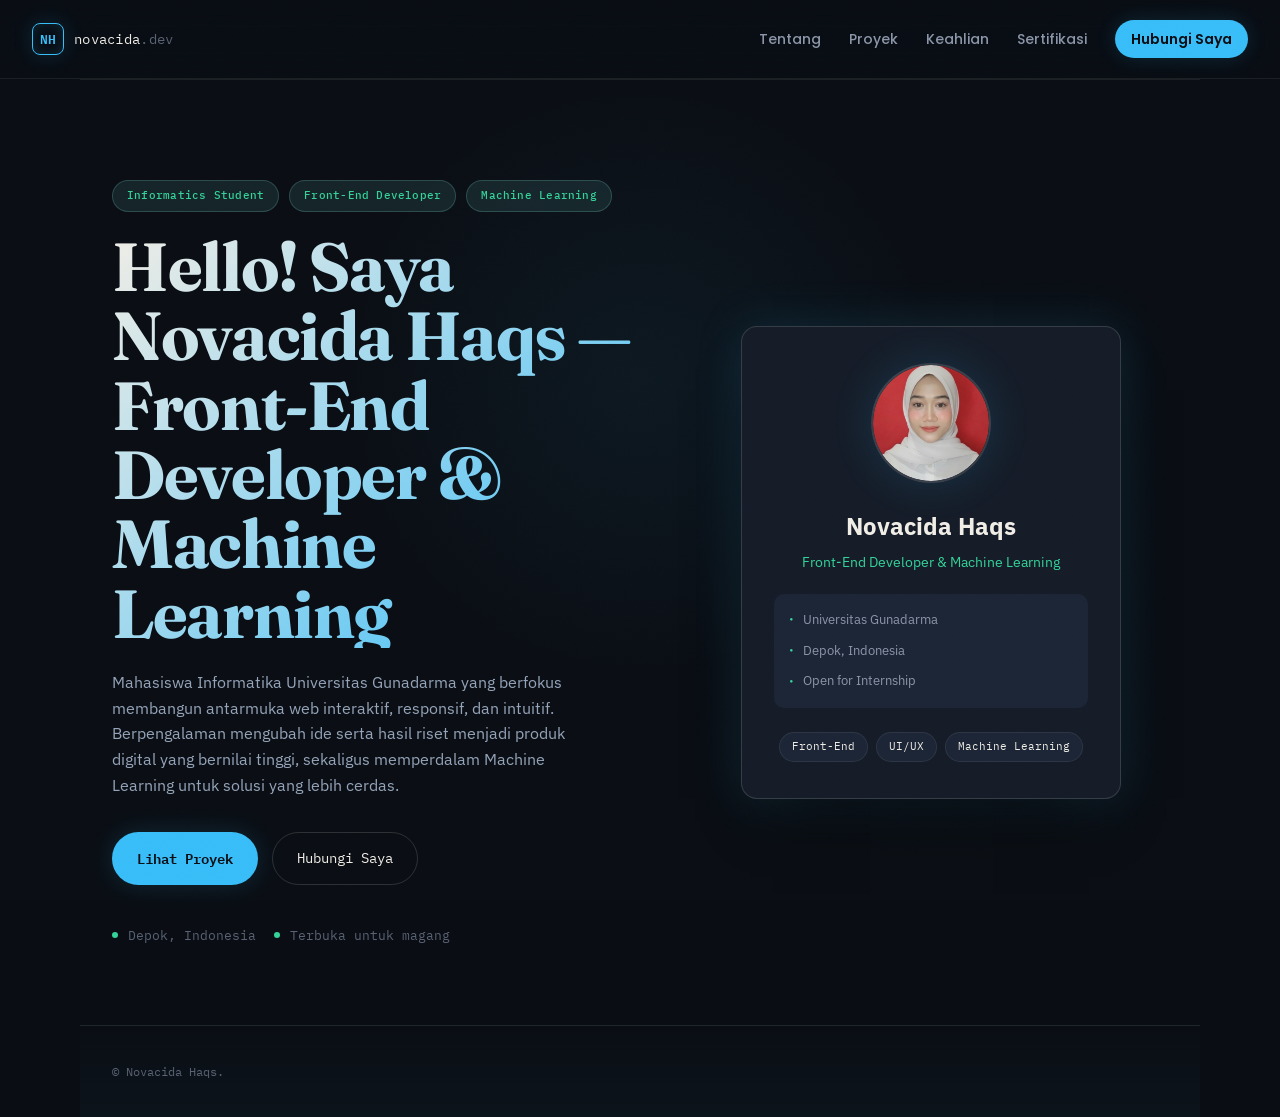
<file: index.html>
<!DOCTYPE html>
<html lang="id">
<head>
<meta charset="UTF-8">
<meta name="viewport" content="width=device-width, initial-scale=1.0">
<title>Novacida Haqs — Front-End Developer &amp; Machine Learning</title>
<meta name="description" content="Portofolio Novacida Haqs, mahasiswa Teknik Informatika Universitas Gunadarma yang fokus pada pengembangan front-end dan web development.">
<link rel="preconnect" href="https://fonts.googleapis.com">
<link rel="preconnect" href="https://fonts.gstatic.com" crossorigin>
  <link href="https://fonts.googleapis.com/css2?family=Fraunces:ital,opsz,wght@0,9..144,400;0,9..144,600;0,9..144,700;0,9..144,900;1,9..144,500&family=IBM+Plex+Mono:wght@400;500;600&family=IBM+Plex+Sans:wght@400;500;600&family=Poppins:wght@400;500;600&display=swap" rel="stylesheet">
<link rel="stylesheet" href="styles.css">
</head>
<body>

<div class="noise" aria-hidden="true"></div>

<header class="site-header" id="top">
  <a class="brand" href="index.html">
    <span class="brand-mark">NH</span>
    <span class="brand-name">novacida<span class="dim">.dev</span></span>
  </a>
  <nav class="site-nav" aria-label="Navigasi utama">
    <a href="tentang.html">Tentang</a>
    <a href="proyek.html">Proyek</a>
    <a href="keahlian.html">Keahlian</a>
    <a href="sertifikasi.html">Sertifikasi</a>
    <a href="kontak.html" class="nav-cta">Hubungi Saya</a>
  </nav>
  <button class="nav-toggle" id="navToggle" aria-label="Buka menu" aria-expanded="false">
    <span></span><span></span><span></span>
  </button>
</header>

<main>

  <!-- HERO -->
  <section class="hero" id="hero">
    <div class="hero-text">
      <div class="hero-badges">
        <span class="badge">Informatics Student</span>
        <span class="badge">Front-End Developer</span>
        <span class="badge">Machine Learning</span>
      </div>
      <h1 class="hero-title">
        <span class="highlight">Hello!</span> Saya Novacida Haqs — Front-End Developer & Machine Learning
      </h1>
      <p class="hero-desc">
        Mahasiswa Informatika Universitas Gunadarma yang berfokus membangun antarmuka web
        interaktif, responsif, dan intuitif. Berpengalaman mengubah ide serta hasil riset
        menjadi produk digital yang bernilai tinggi, sekaligus memperdalam Machine Learning
        untuk solusi yang lebih cerdas.
      </p>
      <div class="hero-actions">
        <a href="proyek.html" class="btn btn-primary">Lihat Proyek</a>
        <a href="kontak.html" class="btn btn-ghost">Hubungi Saya</a>
      </div>
      <ul class="hero-meta">
        <li>Depok, Indonesia</li>
        <li>Terbuka untuk magang</li>
      </ul>
    </div>

    <div class="hero-profile">
      <div class="profile-card">
        <div class="profile-avatar">
          <img src="Nova.jpg" alt="Novacida Haqs" class="avatar-img">
        </div>
        <div class="profile-info">
          <h2 class="profile-name">Novacida Haqs</h2>
          <p class="profile-role">Front-End Developer & Machine Learning</p>
          <div class="profile-details">
            <div class="detail-item">
              <span class="detail-icon">&#9679;</span>
              <span>Universitas Gunadarma</span>
            </div>
            <div class="detail-item">
              <span class="detail-icon">&#9679;</span>
              <span>Depok, Indonesia</span>
            </div>
            <div class="detail-item">
              <span class="detail-icon">&#9679;</span>
              <span>Open for Internship</span>
            </div>
          </div>
          <div class="profile-tags">
            <span class="tag">Front-End</span>
            <span class="tag">UI/UX</span>
            <span class="tag">Machine Learning</span>
          </div>
        </div>
      </div>
    </div>
  </section>

</main>

<footer class="site-footer">
  <span>© Novacida Haqs.</span>
</footer>

<script src="script.js"></script>
</body>
</html>
</file>
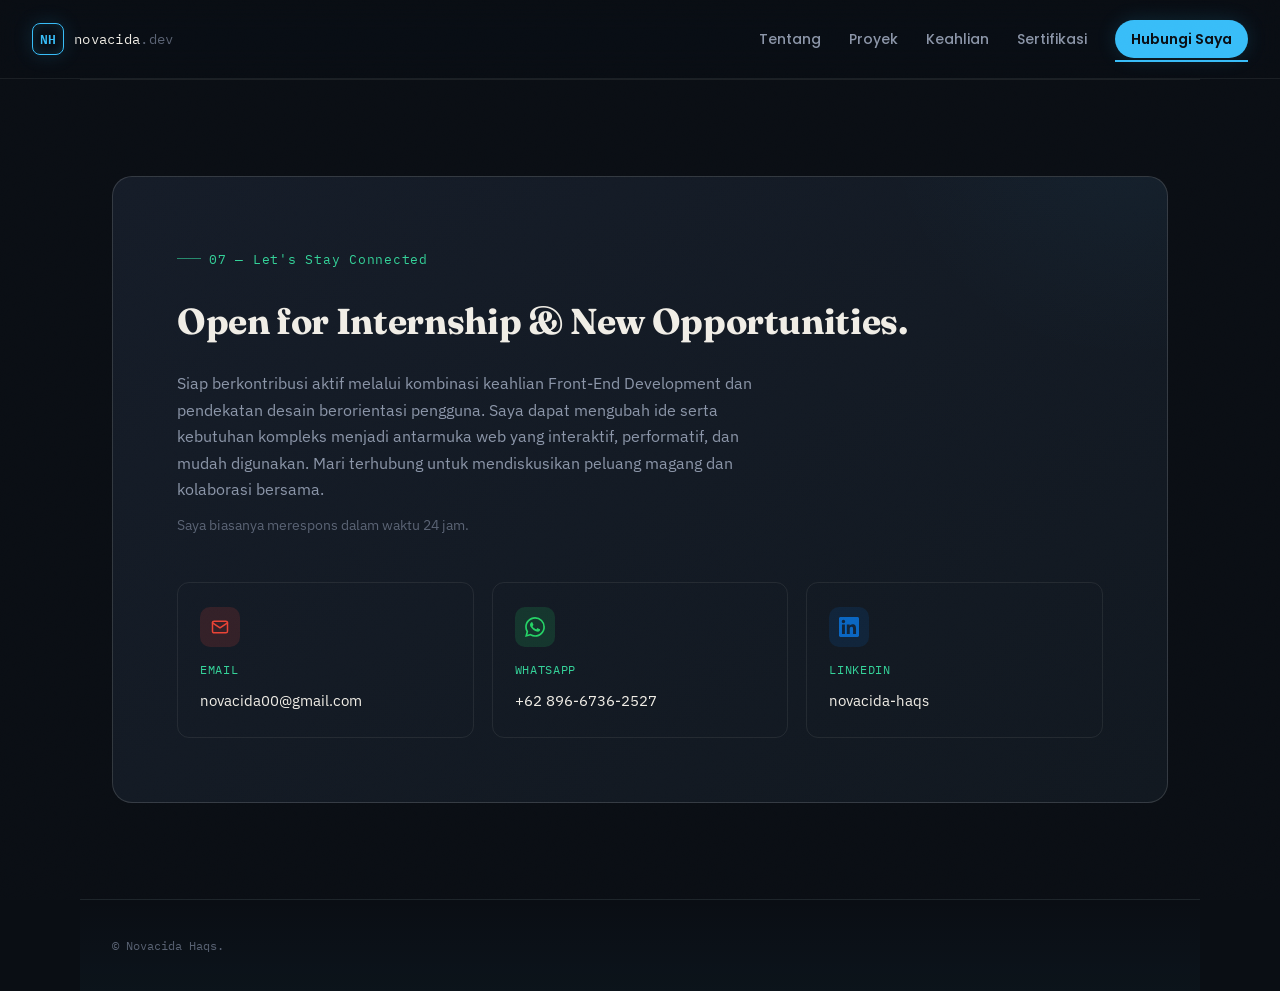
<file: kontak.html>
<!DOCTYPE html>
<html lang="id">
<head>
<meta charset="UTF-8">
<meta name="viewport" content="width=device-width, initial-scale=1.0">
<title>Hubungi — Novacida Haqs</title>
<meta name="description" content="Hubungi Novacida Haqs, mahasiswa Teknik Informatika Universitas Gunadarma.">
<link rel="preconnect" href="https://fonts.googleapis.com">
<link rel="preconnect" href="https://fonts.gstatic.com" crossorigin>
  <link href="https://fonts.googleapis.com/css2?family=Fraunces:ital,opsz,wght@0,9..144,400;0,9..144,600;0,9..144,700;0,9..144,900;1,9..144,500&family=IBM+Plex+Mono:wght@400;500;600&family=IBM+Plex+Sans:wght@400;500;600&family=Poppins:wght@400;500;600&display=swap" rel="stylesheet">
<link rel="stylesheet" href="styles.css">
</head>
<body>

<div class="noise" aria-hidden="true"></div>

<header class="site-header" id="top">
  <a class="brand" href="index.html">
    <span class="brand-mark">NH</span>
    <span class="brand-name">novacida<span class="dim">.dev</span></span>
  </a>
  <nav class="site-nav" aria-label="Navigasi utama">
    <a href="tentang.html">Tentang</a>
    <a href="proyek.html">Proyek</a>
    <a href="keahlian.html">Keahlian</a>
    <a href="sertifikasi.html">Sertifikasi</a>
    <a href="kontak.html" class="nav-cta active">Hubungi Saya</a>
  </nav>
  <button class="nav-toggle" id="navToggle" aria-label="Buka menu" aria-expanded="false">
    <span></span><span></span><span></span>
  </button>
</header>

<main>

  <!-- KONTAK -->
  <section class="contact page-section" id="kontak">
    <div class="contact-card">
      <p class="eyebrow-sm">07 — Let's Stay Connected</p>
      <h2>Open for Internship &amp; New Opportunities.</h2>
      <p class="contact-desc">
        Siap berkontribusi aktif melalui kombinasi keahlian Front-End Development dan
        pendekatan desain berorientasi pengguna. Saya dapat mengubah ide serta kebutuhan
        kompleks menjadi antarmuka web yang interaktif, performatif, dan mudah digunakan.
        Mari terhubung untuk mendiskusikan peluang magang dan kolaborasi bersama.
      </p>
      <p class="contact-desc" style="margin-top: 12px; font-size: 14px; color: var(--muted-2);">
        Saya biasanya merespons dalam waktu 24 jam.
      </p>
      <div class="contact-links">
        <a href="mailto:novacida00@gmail.com" class="contact-link">
          <span class="contact-icon">
            <svg viewBox="0 0 24 24" fill="none" stroke="currentColor" stroke-width="1.8" stroke-linecap="round" stroke-linejoin="round"><rect x="3" y="5" width="18" height="14" rx="2"/><path d="m3 7 9 6 9-6"/></svg>
          </span>
          <span class="contact-label">Email</span>
          <span class="contact-value">novacida00@gmail.com</span>
        </a>
        <a href="https://wa.me/6289667362527" target="_blank" rel="noopener" class="contact-link">
          <span class="contact-icon">
            <svg viewBox="0 0 24 24" fill="currentColor"><path d="M17.472 14.382c-.297-.149-1.758-.867-2.03-.967-.273-.099-.471-.148-.67.15-.197.297-.767.966-.94 1.164-.173.199-.347.223-.644.075-.297-.15-1.255-.463-2.39-1.475-.883-.788-1.48-1.761-1.653-2.059-.173-.297-.018-.458.13-.606.134-.133.298-.347.446-.52.149-.174.198-.298.298-.497.099-.198.05-.371-.025-.52-.075-.149-.669-1.612-.916-2.207-.242-.579-.487-.5-.669-.51-.173-.008-.371-.01-.57-.01-.198 0-.52.074-.792.372-.272.297-1.04 1.016-1.04 2.479 0 1.462 1.065 2.875 1.213 3.074.149.198 2.096 3.2 5.077 4.487.709.306 1.262.489 1.694.625.712.227 1.36.195 1.871.118.571-.085 1.758-.719 2.006-1.413.248-.694.248-1.289.173-1.413-.074-.124-.272-.198-.57-.347m-5.421 7.403h-.004a9.87 9.87 0 01-5.031-1.378l-.361-.214-3.741.982.998-3.648-.235-.374a9.86 9.86 0 01-1.51-5.26c.001-5.45 4.436-9.884 9.888-9.884 2.64 0 5.122 1.03 6.988 2.898a9.825 9.825 0 012.893 6.994c-.003 5.45-4.437 9.884-9.885 9.884m8.413-18.297A11.815 11.815 0 0012.05 0C5.495 0 .16 5.335.157 11.892c0 2.096.547 4.142 1.588 5.945L.057 24l6.305-1.654a11.882 11.882 0 005.683 1.448h.005c6.554 0 11.89-5.335 11.893-11.893a11.821 11.821 0 00-3.48-8.413z"/></svg>
          </span>
          <span class="contact-label">WhatsApp</span>
          <span class="contact-value">+62 896-6736-2527</span>
        </a>
        <a href="https://www.linkedin.com/in/novacida-haqs-314342317/" target="_blank" rel="noopener" class="contact-link">
          <span class="contact-icon">
            <svg viewBox="0 0 24 24" fill="currentColor"><path d="M20.447 20.452h-3.554v-5.569c0-1.328-.027-3.037-1.852-3.037-1.853 0-2.136 1.445-2.136 2.939v5.667H9.351V9h3.414v1.561h.046c.477-.9 1.637-1.85 3.37-1.85 3.601 0 4.267 2.37 4.267 5.455v6.286zM5.337 7.433c-1.144 0-2.063-.926-2.063-2.065 0-1.138.92-2.063 2.063-2.063 1.14 0 2.064.925 2.064 2.063 0 1.139-.925 2.065-2.064 2.065zm1.782 13.019H3.555V9h3.564v11.452zM22.225 0H1.771C.792 0 0 .774 0 1.729v20.542C0 23.227.792 24 1.771 24h20.451C23.2 24 24 23.227 24 22.271V1.729C24 .774 23.2 0 22.222 0h.003z"/></svg>
          </span>
          <span class="contact-label">LinkedIn</span>
          <span class="contact-value">novacida-haqs</span>
        </a>
      </div>
    </div>
  </section>

</main>

<footer class="site-footer">
  <span>© Novacida Haqs.</span>
</footer>

<script src="script.js"></script>
</body>
</html>
</file>
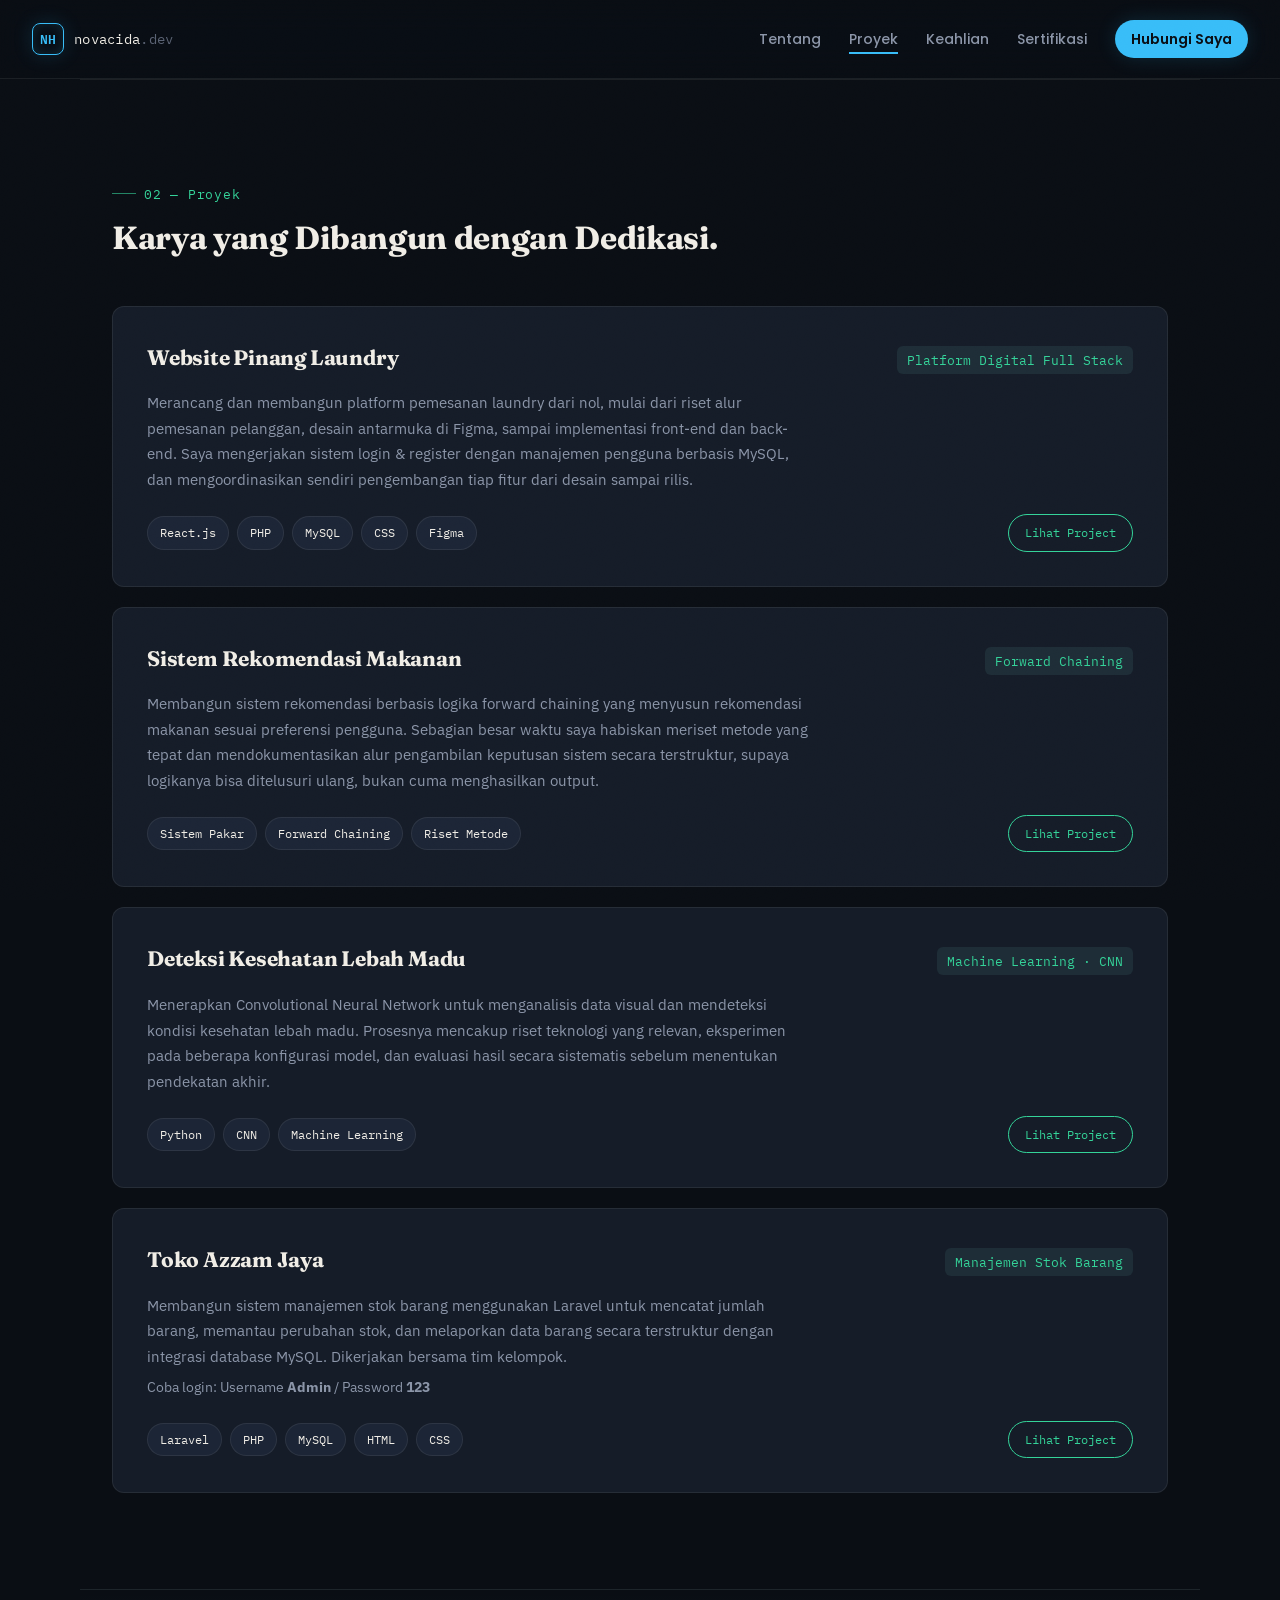
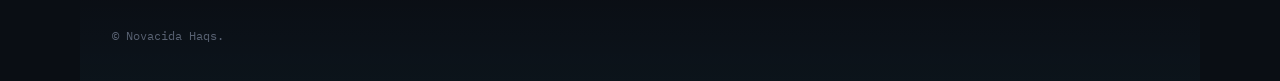
<file: proyek.html>
<!DOCTYPE html>
<html lang="id">
<head>
<meta charset="UTF-8">
<meta name="viewport" content="width=device-width, initial-scale=1.0">
<title>Proyek — Novacida Haqs</title>
<meta name="description" content="Proyek Novacida Haqs, pengembang front-end dan web developer.">
<link rel="preconnect" href="https://fonts.googleapis.com">
<link rel="preconnect" href="https://fonts.gstatic.com" crossorigin>
  <link href="https://fonts.googleapis.com/css2?family=Fraunces:ital,opsz,wght@0,9..144,400;0,9..144,600;0,9..144,700;0,9..144,900;1,9..144,500&family=IBM+Plex+Mono:wght@400;500;600&family=IBM+Plex+Sans:wght@400;500;600&family=Poppins:wght@400;500;600&display=swap" rel="stylesheet">
<link rel="stylesheet" href="styles.css">
</head>
<body>

<div class="noise" aria-hidden="true"></div>

<header class="site-header" id="top">
  <a class="brand" href="index.html">
    <span class="brand-mark">NH</span>
    <span class="brand-name">novacida<span class="dim">.dev</span></span>
  </a>
  <nav class="site-nav" aria-label="Navigasi utama">
    <a href="tentang.html">Tentang</a>
    <a href="proyek.html" class="active">Proyek</a>
    <a href="keahlian.html">Keahlian</a>
    <a href="sertifikasi.html">Sertifikasi</a>
    <a href="kontak.html" class="nav-cta">Hubungi Saya</a>
  </nav>
  <button class="nav-toggle" id="navToggle" aria-label="Buka menu" aria-expanded="false">
    <span></span><span></span><span></span>
  </button>
</header>

<main>

  <!-- PROYEK -->
  <section class="projects page-section" id="proyek">
    <div class="section-head">
      <p class="eyebrow-sm">02 — Proyek</p>
      <h2>Karya yang Dibangun dengan Dedikasi.</h2>
    </div>

    <div class="project-list">

      <article class="project-card">
        <div class="project-top">
          <h3>Website Pinang Laundry</h3>
          <span class="project-type">Platform Digital Full Stack</span>
        </div>
        <p class="project-desc">
          Merancang dan membangun platform pemesanan laundry dari nol, mulai dari riset alur
          pemesanan pelanggan, desain antarmuka di Figma, sampai implementasi front-end dan
          back-end. Saya mengerjakan sistem login &amp; register dengan manajemen pengguna
          berbasis MySQL, dan mengoordinasikan sendiri pengembangan tiap fitur dari desain
          sampai rilis.
        </p>
        <div class="project-bottom">
          <ul class="project-tags">
            <li>React.js</li><li>PHP</li><li>MySQL</li><li>CSS</li><li>Figma</li>
          </ul>
          <a href="https://pinang-laundry-v2.vercel.app/" class="project-btn" target="_blank" rel="noopener">Lihat Project</a>
        </div>
      </article>

      <article class="project-card">
        <div class="project-top">
          <h3>Sistem Rekomendasi Makanan</h3>
          <span class="project-type">Forward Chaining</span>
        </div>
        <p class="project-desc">
          Membangun sistem rekomendasi berbasis logika forward chaining yang menyusun rekomendasi
          makanan sesuai preferensi pengguna. Sebagian besar waktu saya habiskan meriset metode
          yang tepat dan mendokumentasikan alur pengambilan keputusan sistem secara terstruktur,
          supaya logikanya bisa ditelusuri ulang, bukan cuma menghasilkan output.
        </p>
        <div class="project-bottom">
          <ul class="project-tags">
            <li>Sistem Pakar</li><li>Forward Chaining</li><li>Riset Metode</li>
          </ul>
          <a href="https://rekomendasi-makanan-indonesia.vercel.app/" class="project-btn" target="_blank" rel="noopener">Lihat Project</a>
        </div>
      </article>

      <article class="project-card">
        <div class="project-top">
          <h3>Deteksi Kesehatan Lebah Madu</h3>
          <span class="project-type">Machine Learning · CNN</span>
        </div>
        <p class="project-desc">
          Menerapkan Convolutional Neural Network untuk menganalisis data visual dan mendeteksi
          kondisi kesehatan lebah madu. Prosesnya mencakup riset teknologi yang relevan,
          eksperimen pada beberapa konfigurasi model, dan evaluasi hasil secara sistematis
          sebelum menentukan pendekatan akhir.
        </p>
        <div class="project-bottom">
          <ul class="project-tags">
            <li>Python</li><li>CNN</li><li>Machine Learning</li>
          </ul>
          <a href="https://bee-health-detection.vercel.app/" class="project-btn" target="_blank" rel="noopener">Lihat Project</a>
        </div>
      </article>

      <article class="project-card">
        <div class="project-top">
          <h3>Toko Azzam Jaya</h3>
          <span class="project-type">Manajemen Stok Barang</span>
        </div>
        <p class="project-desc">
          Membangun sistem manajemen stok barang menggunakan Laravel untuk mencatat
          jumlah barang, memantau perubahan stok, dan melaporkan data barang secara terstruktur
          dengan integrasi database MySQL. Dikerjakan bersama tim kelompok.
        </p>
        <p class="project-login" style="margin-top:0.5rem; font-size:0.85rem; color:var(--muted);">
          Coba login: Username <strong>Admin</strong> / Password <strong>123</strong>
        </p>
        <div class="project-bottom">
          <ul class="project-tags">
            <li>Laravel</li><li>PHP</li><li>MySQL</li><li>HTML</li><li>CSS</li>
          </ul>
          <a href="https://azzam-jaya.great-site.net/" class="project-btn" target="_blank" rel="noopener">Lihat Project</a>
        </div>
      </article>

    </div>
  </section>

</main>

<footer class="site-footer">
  <span>© Novacida Haqs.</span>
</footer>

<script src="script.js"></script>
</body>
</html>
</file>
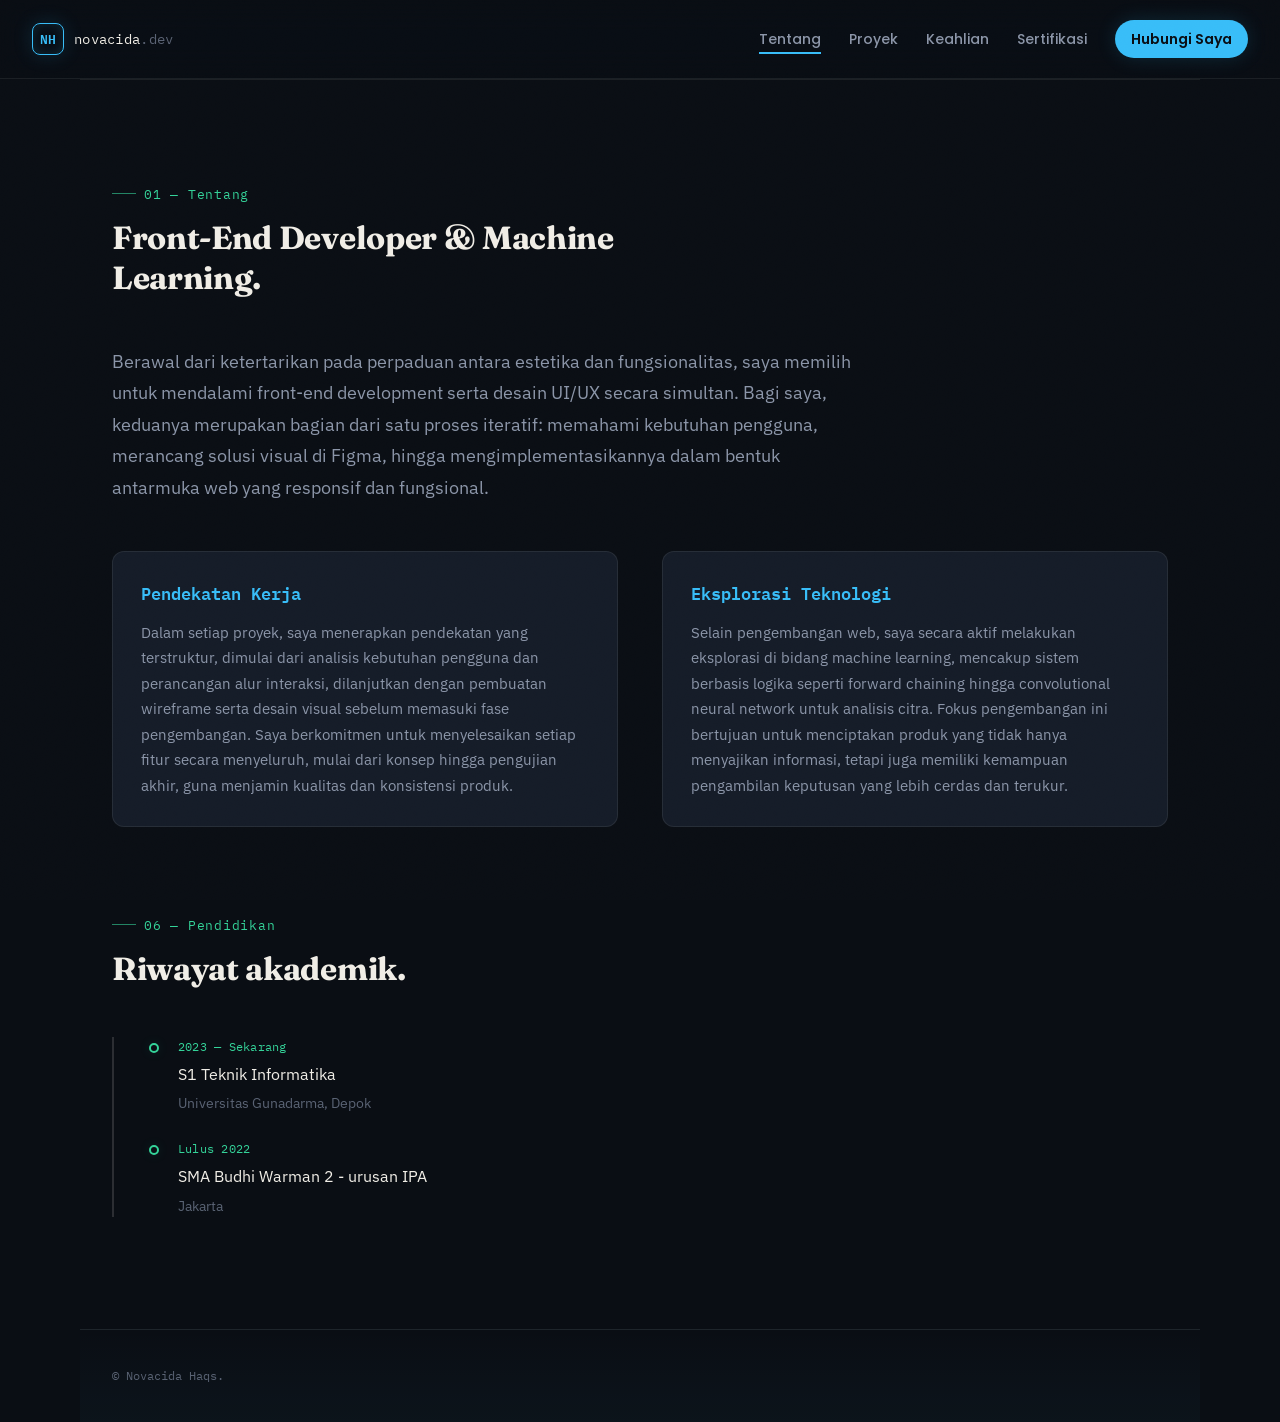
<file: tentang.html>
<!DOCTYPE html>
<html lang="id">
<head>
<meta charset="UTF-8">
<meta name="viewport" content="width=device-width, initial-scale=1.0">
<title>Tentang — Novacida Haqs</title>
<meta name="description" content="Tentang Novacida Haqs, mahasiswa Teknik Informatika Universitas Gunadarma.">
<link rel="preconnect" href="https://fonts.googleapis.com">
<link rel="preconnect" href="https://fonts.gstatic.com" crossorigin>
  <link href="https://fonts.googleapis.com/css2?family=Fraunces:ital,opsz,wght@0,9..144,400;0,9..144,600;0,9..144,700;0,9..144,900;1,9..144,500&family=IBM+Plex+Mono:wght@400;500;600&family=IBM+Plex+Sans:wght@400;500;600&family=Poppins:wght@400;500;600&display=swap" rel="stylesheet">
<link rel="stylesheet" href="styles.css">
</head>
<body>

<div class="noise" aria-hidden="true"></div>

<header class="site-header" id="top">
  <a class="brand" href="index.html">
    <span class="brand-mark">NH</span>
    <span class="brand-name">novacida<span class="dim">.dev</span></span>
  </a>
  <nav class="site-nav" aria-label="Navigasi utama">
    <a href="tentang.html" class="active">Tentang</a>
    <a href="proyek.html">Proyek</a>
    <a href="keahlian.html">Keahlian</a>
    <a href="sertifikasi.html">Sertifikasi</a>
    <a href="kontak.html" class="nav-cta">Hubungi Saya</a>
  </nav>
  <button class="nav-toggle" id="navToggle" aria-label="Buka menu" aria-expanded="false">
    <span></span><span></span><span></span>
  </button>
</header>

<main>

  <!-- TENTANG -->
  <section class="about page-section" id="tentang">
    <div class="section-head">
      <p class="eyebrow-sm">01 — Tentang</p>
      <h2>Front-End Developer &amp; Machine Learning.</h2>
    </div>
    <div class="about-grid">
      <p class="about-lead">
        Berawal dari ketertarikan pada perpaduan antara estetika dan fungsionalitas, saya memilih
        untuk mendalami front-end development serta desain UI/UX secara simultan. Bagi saya,
        keduanya merupakan bagian dari satu proses iteratif: memahami kebutuhan pengguna,
        merancang solusi visual di Figma, hingga mengimplementasikannya dalam bentuk antarmuka
        web yang responsif dan fungsional.
      </p>
      <div class="about-columns">
        <div class="about-col">
          <h3>Pendekatan Kerja</h3>
          <p>Dalam setiap proyek, saya menerapkan pendekatan yang terstruktur, dimulai dari analisis
          kebutuhan pengguna dan perancangan alur interaksi, dilanjutkan dengan pembuatan wireframe
          serta desain visual sebelum memasuki fase pengembangan. Saya berkomitmen untuk
          menyelesaikan setiap fitur secara menyeluruh, mulai dari konsep hingga pengujian akhir,
          guna menjamin kualitas dan konsistensi produk.</p>
        </div>
        <div class="about-col">
          <h3>Eksplorasi Teknologi</h3>
          <p>Selain pengembangan web, saya secara aktif melakukan eksplorasi di bidang machine learning,
          mencakup sistem berbasis logika seperti forward chaining hingga convolutional neural network
          untuk analisis citra. Fokus pengembangan ini bertujuan untuk menciptakan produk yang tidak
          hanya menyajikan informasi, tetapi juga memiliki kemampuan pengambilan keputusan yang
          lebih cerdas dan terukur.</p>
        </div>
      </div>
    </div>

    <!-- PENDIDIKAN -->
    <div style="margin-top: 5rem;">
      <div class="section-head">
        <p class="eyebrow-sm">06 — Pendidikan</p>
        <h2>Riwayat akademik.</h2>
      </div>
      <ol class="timeline">
        <li>
          <span class="timeline-year">2023 — Sekarang</span>
          <span class="timeline-title">S1 Teknik Informatika</span>
          <span class="timeline-place">Universitas Gunadarma, Depok</span>
        </li>
        <li>
          <span class="timeline-year">Lulus 2022</span>
          <span class="timeline-title">SMA Budhi Warman 2 - urusan IPA</span>
          <span class="timeline-place">Jakarta</span>
        </li>
      </ol>
    </div>
  </section>

</main>

<footer class="site-footer">
  <span>© Novacida Haqs.</span>
</footer>

<script src="script.js"></script>
</body>
</html>
</file>
<file: styles.css>
/* =========================================================
   Novacida Haqs — Portfolio
   Design tokens
========================================================= */
:root{
  --bg: #0a0e14;
  --bg-soft: #111820;
  --surface: #151c28;
  --surface-2: #1c2536;
  --ink: #f0ede6;
  --muted: #8b95a8;
  --muted-2: #5a6374;
  --accent: #38BDF8;
  --accent-ink: #0a0e14;
  --accent-2: #34D399;
  --line: rgba(240,237,230,0.08);
  --line-strong: rgba(240,237,230,0.15);
  --glow: rgba(56,189,248,0.15);
  --glow-2: rgba(52,211,153,0.12);

  --font-display: "Fraunces", serif;
  --font-body: "IBM Plex Sans", sans-serif;
  --font-mono: "IBM Plex Mono", monospace;

  --maxw: 1120px;
  --radius: 12px;
  --transition: 0.3s cubic-bezier(0.4, 0, 0.2, 1);
}

*, *::before, *::after{ box-sizing: border-box; }
html{ scroll-behavior: smooth; }

body{
  margin: 0;
  background: var(--bg);
  color: var(--ink);
  font-family: var(--font-body);
  font-size: 16px;
  line-height: 1.6;
  -webkit-font-smoothing: antialiased;
  overflow-x: hidden;
}

a{ color: inherit; text-decoration: none; }
ul{ list-style: none; margin: 0; padding: 0; }
h1,h2,h3{ font-family: var(--font-display); font-weight: 700; margin: 0; }
p{ margin: 0; }

img, svg{ display:block; max-width:100%; }

::selection{ background: var(--accent); color: var(--accent-ink); }

:focus-visible{
  outline: 2px solid var(--accent);
  outline-offset: 3px;
  border-radius: 4px;
}

/* Subtle grain to keep the dark surface from feeling flat/AI-default */
.noise{
  position: fixed;
  inset: 0;
  pointer-events: none;
  z-index: 999;
  opacity: 0.035;
  mix-blend-mode: overlay;
  background-image: url("data:image/svg+xml,%3Csvg xmlns='http://www.w3.org/2000/svg' width='120' height='120'%3E%3Cfilter id='n'%3E%3CfeTurbulence type='fractalNoise' baseFrequency='0.9' numOctaves='2' stitchTiles='stitch'/%3E%3C/filter%3E%3Crect width='100%25' height='100%25' filter='url(%23n)'/%3E%3C/svg%3E");
}

.container{
  max-width: var(--maxw);
  margin: 0 auto;
  padding: 0 32px;
}

/* =========================================================
   Header
========================================================= */
.site-header{
  position: sticky;
  top: 0;
  z-index: 50;
  display: flex;
  align-items: center;
  justify-content: space-between;
  padding: 20px 32px;
  background: rgba(10,14,20,0.88);
  backdrop-filter: blur(16px) saturate(180%);
  border-bottom: 1px solid var(--line);
  transition: background var(--transition);
}

.site-header::before{
  content: "";
  position: absolute;
  inset: 0;
  background: linear-gradient(90deg, transparent 0%, var(--glow) 50%, transparent 100%);
  opacity: 0;
  transition: opacity var(--transition);
  pointer-events: none;
}

.site-header:hover::before{
  opacity: 0.3;
}

.brand{
  display: flex;
  align-items: center;
  gap: 10px;
  font-family: var(--font-mono);
  font-size: 14px;
  letter-spacing: 0.02em;
}
.brand-mark{
  width: 32px; height: 32px;
  display: grid; place-items: center;
  border: 1px solid var(--accent);
  border-radius: 8px;
  font-weight: 600;
  color: var(--accent);
  font-size: 13px;
  box-shadow: 0 0 20px var(--glow), inset 0 0 12px var(--glow);
  transition: all var(--transition);
}

.brand-mark:hover{
  box-shadow: 0 0 30px var(--glow), inset 0 0 20px var(--glow);
  transform: scale(1.05);
}
.brand-name{ color: var(--ink); }
.dim{ color: var(--muted-2); }

.site-nav{
  display: flex;
  align-items: center;
  gap: 28px;
  font-family: "Poppins", sans-serif;
  font-size: 14px;
  font-weight: 500;
}
.site-nav a{ color: var(--muted); transition: color .15s ease; }
.site-nav a:hover{ color: var(--ink); }
.nav-cta{
  color: var(--accent-ink) !important;
  background: var(--accent);
  padding: 8px 16px;
  border-radius: 999px;
  font-weight: 600;
  box-shadow: 0 0 20px var(--glow);
  transition: all var(--transition);
}
.nav-cta:hover{ 
  color: var(--accent-ink) !important; 
  box-shadow: 0 0 30px var(--glow), 0 4px 20px rgba(56,189,248,0.3);
  transform: translateY(-1px);
}

.nav-toggle{
  display: none;
  flex-direction: column;
  gap: 5px;
  background: none;
  border: none;
  cursor: pointer;
  padding: 6px;
}
.nav-toggle span{
  width: 22px; height: 2px;
  background: var(--ink);
  display: block;
}

/* =========================================================
   Hero
========================================================= */
.hero{
  max-width: var(--maxw);
  margin: 0 auto;
  padding: 100px 32px 80px;
  display: grid;
  grid-template-columns: 1.05fr 0.95fr;
  gap: 56px;
  align-items: center;
  position: relative;
}

.hero::before{
  content: "";
  position: absolute;
  top: 0;
  left: 50%;
  transform: translateX(-50%);
  width: 600px;
  height: 600px;
  background: radial-gradient(circle, var(--glow) 0%, transparent 70%);
  opacity: 0.4;
  pointer-events: none;
  z-index: -1;
}

.eyebrow{
  font-family: var(--font-body);
  font-size: 15px;
  color: var(--accent-2);
  margin-bottom: 22px;
  display: flex;
  gap: 8px;
  min-height: 1.2em;
  letter-spacing: 0.02em;
}
.prompt{ color: var(--muted-2); }
.cursor{
  color: var(--accent-2);
  animation: blink 1s steps(1) infinite;
}
@keyframes blink{ 50%{ opacity: 0; } }

.hero-title{
  font-size: clamp(42px, 6vw, 68px);
  line-height: 1.02;
  letter-spacing: -0.02em;
  color: var(--ink);
  background: linear-gradient(135deg, var(--ink) 0%, var(--accent) 100%);
  -webkit-background-clip: text;
  -webkit-text-fill-color: transparent;
  background-clip: text;
}

.hero-role{
  font-family: var(--font-display);
  font-size: clamp(20px, 2.4vw, 26px);
  color: var(--muted);
  margin-top: 14px;
  font-weight: 500;
}
.hero-role em{ color: var(--accent); font-style: italic; }

.hero-desc{
  margin-top: 22px;
  max-width: 46ch;
  color: #94A3B8;
  font-size: 16px;
}

.hero-actions{
  display: flex;
  gap: 14px;
  margin-top: 34px;
  flex-wrap: wrap;
}

.btn{
  font-family: var(--font-mono);
  font-size: 14px;
  padding: 14px 24px;
  border-radius: 999px;
  border: 1px solid transparent;
  cursor: pointer;
  transition: all var(--transition);
  display: inline-block;
  position: relative;
  overflow: hidden;
}
.btn:hover{ transform: translateY(-2px); }
.btn-primary{
  background: var(--accent);
  color: var(--accent-ink);
  font-weight: 600;
  box-shadow: 0 0 24px var(--glow);
}
.btn-primary:hover{ 
  box-shadow: 0 0 40px var(--glow), 0 8px 24px rgba(56,189,248,0.35);
}
.btn-primary::after{
  content: "";
  position: absolute;
  inset: 0;
  background: linear-gradient(135deg, transparent 0%, rgba(255,255,255,0.2) 50%, transparent 100%);
  transform: translateX(-100%);
  transition: transform 0.5s ease;
}
.btn-primary:hover::after{
  transform: translateX(100%);
}
.btn-ghost{
  border-color: var(--line-strong);
  color: var(--ink);
  background: transparent;
}
.btn-ghost:hover{ 
  border-color: var(--accent-2); 
  color: var(--accent-2); 
  box-shadow: 0 0 20px var(--glow-2);
}

.hero-meta{
  display: flex;
  gap: 18px;
  margin-top: 40px;
  font-family: var(--font-mono);
  font-size: 12.5px;
  color: var(--muted-2);
}
.hero-meta li{ position: relative; padding-left: 16px; }
.hero-meta li::before{
  content: "";
  position: absolute;
  left: 0; top: 50%;
  transform: translateY(-50%);
  width: 6px; height: 6px;
  border-radius: 50%;
  background: var(--accent-2);
}

/* Hero profile card */
.hero-profile{
  display: flex;
  justify-content: center;
  align-items: center;
}

.profile-card{
  width: 100%;
  max-width: 380px;
  background: var(--surface);
  border: 1px solid var(--line-strong);
  border-radius: 16px;
  padding: 36px 32px;
  box-shadow: 0 32px 64px -32px rgba(0,0,0,0.7), 0 0 48px var(--glow);
  transition: all var(--transition);
}

.profile-card:hover{
  box-shadow: 0 40px 80px -32px rgba(0,0,0,0.8), 0 0 64px var(--glow);
  border-color: var(--accent);
  transform: translateY(-4px);
}

.profile-avatar{
  width: 120px;
  height: 120px;
  margin: 0 auto 24px;
  background: linear-gradient(135deg, var(--surface-2) 0%, var(--surface) 100%);
  border-radius: 50%;
  display: flex;
  align-items: center;
  justify-content: center;
  box-shadow: 0 0 40px var(--glow);
  overflow: hidden;
  border: 2px solid var(--line-strong);
}

.avatar-img{
  width: 100%;
  height: 100%;
  object-fit: cover;
  border-radius: 50%;
}

.profile-info{
  text-align: center;
}

.profile-name{
  font-family: var(--font-body);
  font-size: 24px;
  font-weight: 700;
  color: var(--ink);
  margin-bottom: 6px;
}

.profile-role{
  font-size: 14px;
  color: var(--accent-2);
  margin-bottom: 20px;
}

.profile-details{
  display: flex;
  flex-direction: column;
  gap: 10px;
  margin-bottom: 24px;
  padding: 16px;
  background: var(--surface-2);
  border-radius: 10px;
}

.detail-item{
  display: flex;
  align-items: center;
  gap: 10px;
  font-size: 13px;
  color: var(--muted);
}

.detail-icon{
  font-size: 6px;
  color: var(--accent-2);
}

.profile-tags{
  display: flex;
  flex-wrap: wrap;
  gap: 8px;
  justify-content: center;
}

.tag{
  font-family: var(--font-mono);
  font-size: 11px;
  color: var(--ink);
  background: var(--surface-2);
  border: 1px solid var(--line);
  padding: 5px 12px;
  border-radius: 999px;
  transition: all var(--transition);
}

.tag:hover{
  border-color: var(--accent);
  background: var(--glow);
}

/* =========================================================
   Shared section styles
========================================================= */
section{
  max-width: var(--maxw);
  margin: 0 auto;
  padding: 96px 32px;
  border-top: 1px solid var(--line);
}

section.reveal{
  opacity: 0;
  transform: translateY(30px);
  transition: opacity 0.6s ease, transform 0.6s ease;
}

section.reveal.visible{
  opacity: 1;
  transform: translateY(0);
}

.section-head{ max-width: 640px; margin-bottom: 48px; }
.eyebrow-sm{
  font-family: var(--font-mono);
  font-size: 12.5px;
  letter-spacing: 0.06em;
  color: var(--accent-2);
  margin-bottom: 14px;
  display: inline-flex;
  align-items: center;
  gap: 8px;
}
.eyebrow-sm::before{
  content: "";
  width: 24px;
  height: 1px;
  background: var(--accent-2);
  opacity: 0.6;
}
.section-head h2{
  font-size: clamp(24px, 3vw, 32px);
  color: var(--ink);
  line-height: 1.25;
  letter-spacing: -0.01em;
}

/* =========================================================
   About
========================================================= */
.about-lead{
  font-size: 18px;
  color: var(--muted);
  max-width: 68ch;
  margin-bottom: 48px;
  line-height: 1.75;
}
.about-columns{
  display: grid;
  grid-template-columns: 1fr 1fr;
  gap: 44px;
}
.about-col{
  padding: 28px;
  background: var(--surface);
  border: 1px solid var(--line);
  border-radius: var(--radius);
  transition: all var(--transition);
}
.about-col:hover{
  border-color: var(--accent-2);
  box-shadow: 0 0 32px var(--glow-2);
  transform: translateY(-2px);
}
.about-col h3{
  font-size: 17px;
  color: var(--accent);
  margin-bottom: 12px;
  font-family: var(--font-mono);
  font-weight: 600;
}
.about-col p{ color: var(--muted); font-size: 15px; line-height: 1.7; }

/* =========================================================
   Projects
========================================================= */
.project-list{
  display: grid;
  gap: 20px;
}
.project-card{
  background: var(--surface);
  border: 1px solid var(--line);
  border-radius: var(--radius);
  padding: 34px;
  transition: all var(--transition);
  position: relative;
  overflow: hidden;
}
.project-card::before{
  content: "";
  position: absolute;
  top: 0;
  left: 0;
  width: 3px;
  height: 100%;
  background: linear-gradient(180deg, var(--accent) 0%, var(--accent-2) 100%);
  opacity: 0;
  transition: opacity var(--transition);
}
.project-card:hover{
  border-color: var(--line-strong);
  transform: translateY(-3px);
  box-shadow: 0 20px 40px -20px rgba(0,0,0,0.5), 0 0 40px var(--glow);
}
.project-card:hover::before{
  opacity: 1;
}
.project-top{
  display: flex;
  align-items: baseline;
  justify-content: space-between;
  gap: 16px;
  flex-wrap: wrap;
  margin-bottom: 16px;
}
.project-top h3{ font-size: 21px; color: var(--ink); letter-spacing: -0.01em; }
.project-type{
  font-family: var(--font-mono);
  font-size: 12.5px;
  color: var(--accent-2);
  padding: 4px 10px;
  background: rgba(111,196,184,0.1);
  border-radius: 6px;
}
.project-desc{
  color: var(--muted);
  font-size: 15px;
  max-width: 74ch;
  line-height: 1.7;
}
.project-bottom{
  display: flex;
  align-items: center;
  justify-content: space-between;
  gap: 16px;
  flex-wrap: wrap;
  margin-top: 22px;
}
.project-tags{
  display: flex;
  flex-wrap: wrap;
  gap: 8px;
}
.project-tags li{
  font-family: var(--font-mono);
  font-size: 12px;
  color: var(--ink);
  background: var(--surface-2);
  border: 1px solid var(--line);
  padding: 6px 12px;
  border-radius: 999px;
  transition: all var(--transition);
}
.project-tags li:hover{
  border-color: var(--accent);
  background: var(--glow);
}
.project-btn{
  font-family: var(--font-mono);
  font-size: 12px;
  color: var(--accent-2);
  background: transparent;
  border: 1px solid var(--accent-2);
  padding: 8px 16px;
  border-radius: 999px;
  cursor: pointer;
  transition: all var(--transition);
  text-decoration: none;
  white-space: nowrap;
}
.project-btn:hover{
  background: var(--accent-2);
  color: var(--accent-ink);
  box-shadow: 0 0 20px var(--glow-2);
  transform: translateY(-1px);
}

/* =========================================================
   Skills
========================================================= */
.skills-grid{
  display: grid;
  grid-template-columns: repeat(4, 1fr);
  gap: 24px;
}
.skill-block{
  padding: 24px;
  background: var(--surface);
  border: 1px solid var(--line);
  border-radius: var(--radius);
  transition: all var(--transition);
}
.skill-block:hover{
  border-color: var(--accent-2);
  box-shadow: 0 0 32px var(--glow-2);
  transform: translateY(-2px);
}
.skill-block h3{
  font-family: var(--font-mono);
  font-size: 14px;
  color: var(--accent);
  margin-bottom: 18px;
  padding-bottom: 14px;
  border-bottom: 1px solid var(--line);
}
.tag-list{ display: flex; flex-direction: column; gap: 11px; }
.tag-list li{
  font-size: 14px;
  color: var(--muted);
  position: relative;
  padding-left: 16px;
  transition: color var(--transition);
}
.tag-list li::before{
  content: "";
  position: absolute;
  left: 0; top: 9px;
  width: 6px; height: 6px;
  background: var(--accent-2);
  border-radius: 50%;
  box-shadow: 0 0 8px var(--glow-2);
}
.tag-list li:hover{
  color: var(--ink);
}

.lang-row{
  margin-top: 52px;
  padding-top: 32px;
  border-top: 1px solid var(--line);
  display: flex;
  gap: 14px;
  align-items: center;
  font-size: 14px;
  color: var(--muted);
  flex-wrap: wrap;
}
.lang-label{
  font-family: var(--font-mono);
  color: var(--accent);
  font-size: 12.5px;
  padding: 4px 10px;
  background: var(--glow);
  border-radius: 6px;
}
.lang-sep{ color: var(--muted-2); }

/* =========================================================
   Certifications
========================================================= */
.cert-log{ border-top: 1px solid var(--line); }
.cert-log li{
  display: flex;
  align-items: center;
  justify-content: space-between;
  gap: 20px;
  padding: 22px 8px;
  border-bottom: 1px solid var(--line);
  flex-wrap: wrap;
  transition: all var(--transition);
}
.cert-log li:hover{
  background: var(--surface);
  padding-left: 18px;
  padding-right: 18px;
  border-radius: var(--radius);
}
.cert-info{
  display: flex;
  flex-direction: column;
  gap: 6px;
}
.cert-name{ 
  font-size: 16px; 
  color: var(--ink);
  transition: color var(--transition);
}
.cert-log li:hover .cert-name{
  color: var(--accent);
}
.cert-issuer{
  font-family: var(--font-mono);
  font-size: 12.5px;
  color: var(--muted-2);
}
.cert-btn{
  font-family: var(--font-mono);
  font-size: 12px;
  color: var(--accent-2);
  background: transparent;
  border: 1px solid var(--accent-2);
  padding: 8px 16px;
  border-radius: 999px;
  cursor: pointer;
  transition: all var(--transition);
  text-decoration: none;
  white-space: nowrap;
}
.cert-btn:hover{
  background: var(--accent-2);
  color: var(--accent-ink);
  box-shadow: 0 0 20px var(--glow-2);
  transform: translateY(-1px);
}

/* =========================================================
   Certificate Modal
========================================================= */
.cert-modal{
  position: fixed;
  inset: 0;
  z-index: 1000;
  display: flex;
  align-items: center;
  justify-content: center;
  opacity: 0;
  visibility: hidden;
  transition: all var(--transition);
}
.cert-modal.active{
  opacity: 1;
  visibility: visible;
}
.cert-modal-overlay{
  position: absolute;
  inset: 0;
  background: rgba(0,0,0,0.85);
  backdrop-filter: blur(8px);
}
.cert-modal-content{
  position: relative;
  width: 90%;
  max-width: 800px;
  max-height: 90vh;
  background: var(--surface);
  border: 1px solid var(--line-strong);
  border-radius: 16px;
  display: flex;
  flex-direction: column;
  overflow: hidden;
  transform: scale(0.9) translateY(20px);
  transition: transform var(--transition);
}
.cert-modal.active .cert-modal-content{
  transform: scale(1) translateY(0);
}
.cert-modal-header{
  display: flex;
  align-items: center;
  justify-content: space-between;
  padding: 18px 24px;
  border-bottom: 1px solid var(--line);
}
.cert-modal-title{
  font-family: var(--font-mono);
  font-size: 14px;
  color: var(--ink);
  margin: 0;
}
.cert-modal-close{
  width: 32px;
  height: 32px;
  background: var(--surface-2);
  border: 1px solid var(--line);
  border-radius: 8px;
  color: var(--muted);
  font-size: 20px;
  cursor: pointer;
  display: flex;
  align-items: center;
  justify-content: center;
  transition: all var(--transition);
}
.cert-modal-close:hover{
  background: var(--accent);
  color: var(--accent-ink);
  border-color: var(--accent);
}
.cert-modal-body{
  flex: 1;
  overflow: auto;
  padding: 16px;
  display: flex;
  align-items: center;
  justify-content: center;
  min-height: 400px;
}
.cert-modal-iframe{
  width: 100%;
  height: 100%;
  min-height: 400px;
  border: none;
  border-radius: 8px;
}
.cert-modal-img{
  max-width: 100%;
  max-height: 60vh;
  object-fit: contain;
  border-radius: 8px;
}
.cert-modal-footer{
  padding: 16px 24px;
  border-top: 1px solid var(--line);
  display: flex;
  justify-content: flex-end;
}
.cert-modal-download{
  font-family: var(--font-mono);
  font-size: 13px;
  color: var(--accent-ink);
  background: var(--accent);
  padding: 10px 20px;
  border-radius: 999px;
  text-decoration: none;
  transition: all var(--transition);
}
.cert-modal-download:hover{
  box-shadow: 0 0 24px var(--glow);
  transform: translateY(-1px);
}

/* =========================================================
   Certificate Grid
========================================================= */
.cert-grid{
  display: grid;
  grid-template-columns: repeat(4, 1fr);
  gap: 24px;
}
.cert-card{
  background: var(--surface);
  border: 1px solid var(--line);
  border-radius: var(--radius);
  overflow: hidden;
  transition: all var(--transition);
}
.cert-card:hover{
  border-color: var(--accent-2);
  transform: translateY(-4px);
  box-shadow: 0 16px 40px -16px rgba(0,0,0,0.5), 0 0 24px var(--glow-2);
}
.cert-thumb{
  width: 100%;
  aspect-ratio: 4/3;
  overflow: hidden;
  cursor: pointer;
  background: var(--surface-2);
  display: flex;
  align-items: center;
  justify-content: center;
}
.cert-thumb img{
  width: 100%;
  height: 100%;
  object-fit: cover;
  transition: transform 0.4s ease;
}
.cert-card:hover .cert-thumb img{
  transform: scale(1.05);
}
.cert-thumb-placeholder{
  display: flex;
  align-items: center;
  justify-content: center;
  width: 100%;
  height: 100%;
  background: linear-gradient(135deg, var(--surface) 0%, var(--surface-2) 100%);
}
.cert-thumb-placeholder svg{
  width: 48px;
  height: 48px;
  color: var(--muted-2);
  opacity: 0.5;
}
.cert-title{
  font-family: var(--font-display);
  font-size: 14px;
  font-weight: 600;
  color: var(--ink);
  padding: 14px 16px 4px;
  line-height: 1.3;
}
.cert-issuer{
  font-family: var(--font-mono);
  font-size: 11px;
  color: var(--muted-2);
  padding: 0 16px 16px;
}

/* =========================================================
   Hero Badges
========================================================= */
.hero-badges{
  display: flex;
  flex-wrap: wrap;
  gap: 10px;
  margin-bottom: 20px;
}
.badge{
  font-family: var(--font-mono);
  font-size: 11px;
  font-weight: 500;
  color: var(--accent-2);
  background: rgba(111,196,184,0.12);
  border: 1px solid rgba(111,196,184,0.25);
  padding: 6px 14px;
  border-radius: 999px;
  letter-spacing: 0.02em;
}

/* =========================================================
   Toolbox
========================================================= */
.toolbox{
  max-width: var(--maxw);
  margin: 0 auto;
  padding: 96px 32px;
  border-top: 1px solid var(--line);
}
.toolbox-grid{
  display: grid;
  grid-template-columns: repeat(5, 1fr);
  gap: 20px;
}
.tool-card{
  display: flex;
  flex-direction: column;
  align-items: center;
  gap: 12px;
  padding: 24px 16px;
  background: var(--surface);
  border: 1px solid var(--line);
  border-radius: var(--radius);
  transition: all var(--transition);
}
.tool-card:hover{
  border-color: var(--accent-2);
  transform: translateY(-4px);
  box-shadow: 0 12px 32px -12px rgba(0,0,0,0.5), 0 0 24px var(--glow-2);
}
.tool-card img{
  filter: grayscale(30%);
  transition: filter var(--transition);
}
.tool-card:hover img{
  filter: grayscale(0%);
}
.tool-name{
  font-family: var(--font-mono);
  font-size: 12px;
  color: var(--muted);
}

/* =========================================================
   Hero Highlight
========================================================= */
.highlight{
  color: var(--accent);
}

/* =========================================================
   Education & Organization
========================================================= */
.edu-org-grid{
  display: grid;
  grid-template-columns: 1fr 1fr;
  gap: 56px;
}
.timeline, .org-list{
  display: flex;
  flex-direction: column;
  gap: 24px;
  border-left: 2px solid var(--line-strong);
}
.timeline li, .org-list li{
  display: flex;
  flex-direction: column;
  gap: 6px;
  padding-left: 24px;
  position: relative;
  transition: all var(--transition);
}
.timeline li:hover, .org-list li:hover{
  transform: translateX(4px);
}
.timeline li::before, .org-list li::before{
  content: "";
  position: absolute;
  left: -5.5px; top: 6px;
  width: 10px; height: 10px;
  border-radius: 50%;
  background: var(--bg);
  border: 2px solid var(--accent-2);
  box-shadow: 0 0 12px var(--glow-2);
  transition: all var(--transition);
}
.timeline li:hover::before, .org-list li:hover::before{
  background: var(--accent-2);
  box-shadow: 0 0 20px var(--glow-2);
}
.timeline-year{
  font-family: var(--font-mono);
  font-size: 12px;
  color: var(--accent-2);
  letter-spacing: 0.02em;
}
.timeline-title{ font-size: 16px; color: var(--ink); }
.timeline-place{ font-size: 13.5px; color: var(--muted-2); }

/* =========================================================
   Contact
========================================================= */
.contact-card{
  background: linear-gradient(150deg, var(--surface) 0%, var(--bg-soft) 100%);
  border: 1px solid var(--line-strong);
  border-radius: 20px;
  padding: 64px;
  position: relative;
  overflow: hidden;
}
.contact-card::before{
  content: "";
  position: absolute;
  top: -50%;
  right: -20%;
  width: 500px;
  height: 500px;
  background: radial-gradient(circle, var(--glow) 0%, transparent 70%);
  opacity: 0.3;
  pointer-events: none;
}
.contact-card h2{
  font-size: clamp(26px, 3.4vw, 36px);
  margin-top: 10px;
  color: var(--ink);
  letter-spacing: -0.01em;
}
.contact-desc{
  margin-top: 20px;
  max-width: 60ch;
  color: var(--muted);
  font-size: 15.5px;
  line-height: 1.7;
}
.contact-links{
  margin-top: 44px;
  display: grid;
  grid-template-columns: repeat(3, 1fr);
  gap: 18px;
}
.contact-link{
  border: 1px solid var(--line);
  border-radius: var(--radius);
  padding: 24px 22px;
  display: flex;
  flex-direction: column;
  align-items: flex-start;
  gap: 10px;
  transition: all var(--transition);
  position: relative;
  overflow: hidden;
}
.contact-icon{
  width: 40px;
  height: 40px;
  display: flex;
  align-items: center;
  justify-content: center;
  background: var(--surface-2);
  border-radius: 10px;
  margin-bottom: 4px;
}
.contact-icon svg{
  width: 20px;
  height: 20px;
  color: var(--accent-2);
}
.contact-link::before{
  content: "";
  position: absolute;
  inset: 0;
  background: linear-gradient(135deg, var(--glow) 0%, transparent 50%);
  opacity: 0;
  transition: opacity var(--transition);
}
.contact-link:hover{
  border-color: var(--accent);
  transform: translateY(-3px);
  box-shadow: 0 12px 32px -12px rgba(0,0,0,0.5), 0 0 32px var(--glow);
}
.contact-link:hover::before{
  opacity: 1;
}

/* Contact specific colors */
.contact-link:nth-child(1) .contact-icon{ background: rgba(234,67,53,0.15); }
.contact-link:nth-child(1) .contact-icon svg{ color: #EA4335; }
.contact-link:nth-child(1):hover{ border-color: #EA4335; box-shadow: 0 12px 32px -12px rgba(0,0,0,0.5), 0 0 32px rgba(234,67,53,0.2); }

.contact-link:nth-child(2) .contact-icon{ background: rgba(37,211,102,0.15); }
.contact-link:nth-child(2) .contact-icon svg{ color: #25D366; }
.contact-link:nth-child(2):hover{ border-color: #25D366; box-shadow: 0 12px 32px -12px rgba(0,0,0,0.5), 0 0 32px rgba(37,211,102,0.2); }

.contact-link:nth-child(3) .contact-icon{ background: rgba(10,102,194,0.15); }
.contact-link:nth-child(3) .contact-icon svg{ color: #0A66C2; }
.contact-link:nth-child(3):hover{ border-color: #0A66C2; box-shadow: 0 12px 32px -12px rgba(0,0,0,0.5), 0 0 32px rgba(10,102,194,0.2); }
.contact-label{
  font-family: var(--font-mono);
  font-size: 11.5px;
  color: var(--accent-2);
  text-transform: uppercase;
  letter-spacing: 0.06em;
  position: relative;
  z-index: 1;
}
.contact-value{ 
  font-size: 14.5px; 
  color: var(--ink); 
  word-break: break-word;
  position: relative;
  z-index: 1;
}

/* =========================================================
   Footer
========================================================= */
.site-footer{
  max-width: var(--maxw);
  margin: 0 auto;
  padding: 36px 32px;
  display: flex;
  justify-content: space-between;
  gap: 12px;
  flex-wrap: wrap;
  font-family: var(--font-mono);
  font-size: 12px;
  color: var(--muted-2);
  border-top: 1px solid var(--line);
  background: linear-gradient(180deg, transparent 0%, rgba(56,189,248,0.03) 100%);
}

/* =========================================================
   Responsive
========================================================= */
@media (max-width: 860px){
  .hero{ grid-template-columns: 1fr; padding-top: 64px; }
  .hero-profile{ order: -1; }
  .about-columns{ grid-template-columns: 1fr; }
  .skills-grid{ grid-template-columns: repeat(2, 1fr); }
  .edu-org-grid{ grid-template-columns: 1fr; gap: 48px; }
  .contact-links{ grid-template-columns: 1fr; }
  .contact-card{ padding: 36px 28px; }
}

@media (max-width: 640px){
  .site-nav{
    position: fixed;
    inset: 68px 16px auto 16px;
    background: var(--surface);
    border: 1px solid var(--line-strong);
    border-radius: 14px;
    flex-direction: column;
    align-items: flex-start;
    padding: 18px 20px;
    gap: 16px;
    transform: translateY(-12px);
    opacity: 0;
    pointer-events: none;
    transition: opacity .18s ease, transform .18s ease;
  }
  .site-nav.open{
    transform: translateY(0);
    opacity: 1;
    pointer-events: auto;
  }
  .nav-toggle{ display: flex; }
  .skills-grid{ grid-template-columns: 1fr; }
  .toolbox-grid{ grid-template-columns: repeat(3, 1fr); }
  .cert-grid{ grid-template-columns: repeat(3, 1fr); }
  section{ padding: 64px 22px; }
  .hero{ padding: 56px 22px 56px; }
  .cert-log li{
    flex-direction: column;
    align-items: flex-start;
    gap: 14px;
  }
  .cert-btn{
    width: 100%;
    text-align: center;
  }
  .project-bottom{
    flex-direction: column;
    align-items: flex-start;
  }
  .project-btn{
    width: 100%;
    text-align: center;
  }
  .cert-modal-content{
    width: 95%;
    max-height: 85vh;
  }
  .cert-modal-body{
    min-height: 300px;
  }
  .toolbox-grid{ grid-template-columns: repeat(2, 1fr); }
  .cert-grid{ grid-template-columns: repeat(2, 1fr); }
  .contact-links{ grid-template-columns: 1fr; }
}

@media (max-width: 400px){
  .hero-title{ font-size: 32px; }
  .hero-desc{ font-size: 14px; }
  .hero-actions{ flex-direction: column; }
  .hero-actions .btn{ width: 100%; text-align: center; }
  .profile-card{ padding: 24px 20px; }
  .profile-avatar{ width: 100px; height: 100px; }
  .toolbox-grid{ grid-template-columns: repeat(2, 1fr); }
  .cert-grid{ grid-template-columns: 1fr; }
  .project-card{ padding: 20px; }
  .section-head h2{ font-size: 24px; }
}

@media (prefers-reduced-motion: reduce){
  html{ scroll-behavior: auto; }
  .cursor{ animation: none; }
  .btn, .project-card{ transition: none; }
}

/* Page transition animation */
.page-section{
  animation: pageFadeIn 0.5s ease-out;
}

@keyframes pageFadeIn{
  from{
    opacity: 0;
    transform: translateY(20px);
  }
  to{
    opacity: 1;
    transform: translateY(0);
  }
}

/* Nav link hover animation */
.site-nav a{
  position: relative;
  transition: color var(--transition);
}

.site-nav a::after{
  content: '';
  position: absolute;
  bottom: -4px;
  left: 0;
  width: 0;
  height: 2px;
  background: var(--accent);
  transition: width 0.3s ease;
}

.site-nav a:hover::after,
.site-nav a.active::after{
  width: 100%;
}

/* Hero actions smooth */
.hero-actions .btn{
  transition: all 0.3s ease;
}

.hero-actions .btn:hover{
  transform: translateY(-2px);
  box-shadow: 0 4px 20px rgba(56,189,248,0.3);
}

/* Project card hover */
.project-card{
  transition: transform 0.3s ease, box-shadow 0.3s ease;
}

.project-card:hover{
  transform: translateY(-4px);
  box-shadow: 0 8px 30px rgba(0,0,0,0.3);
}
</file>
